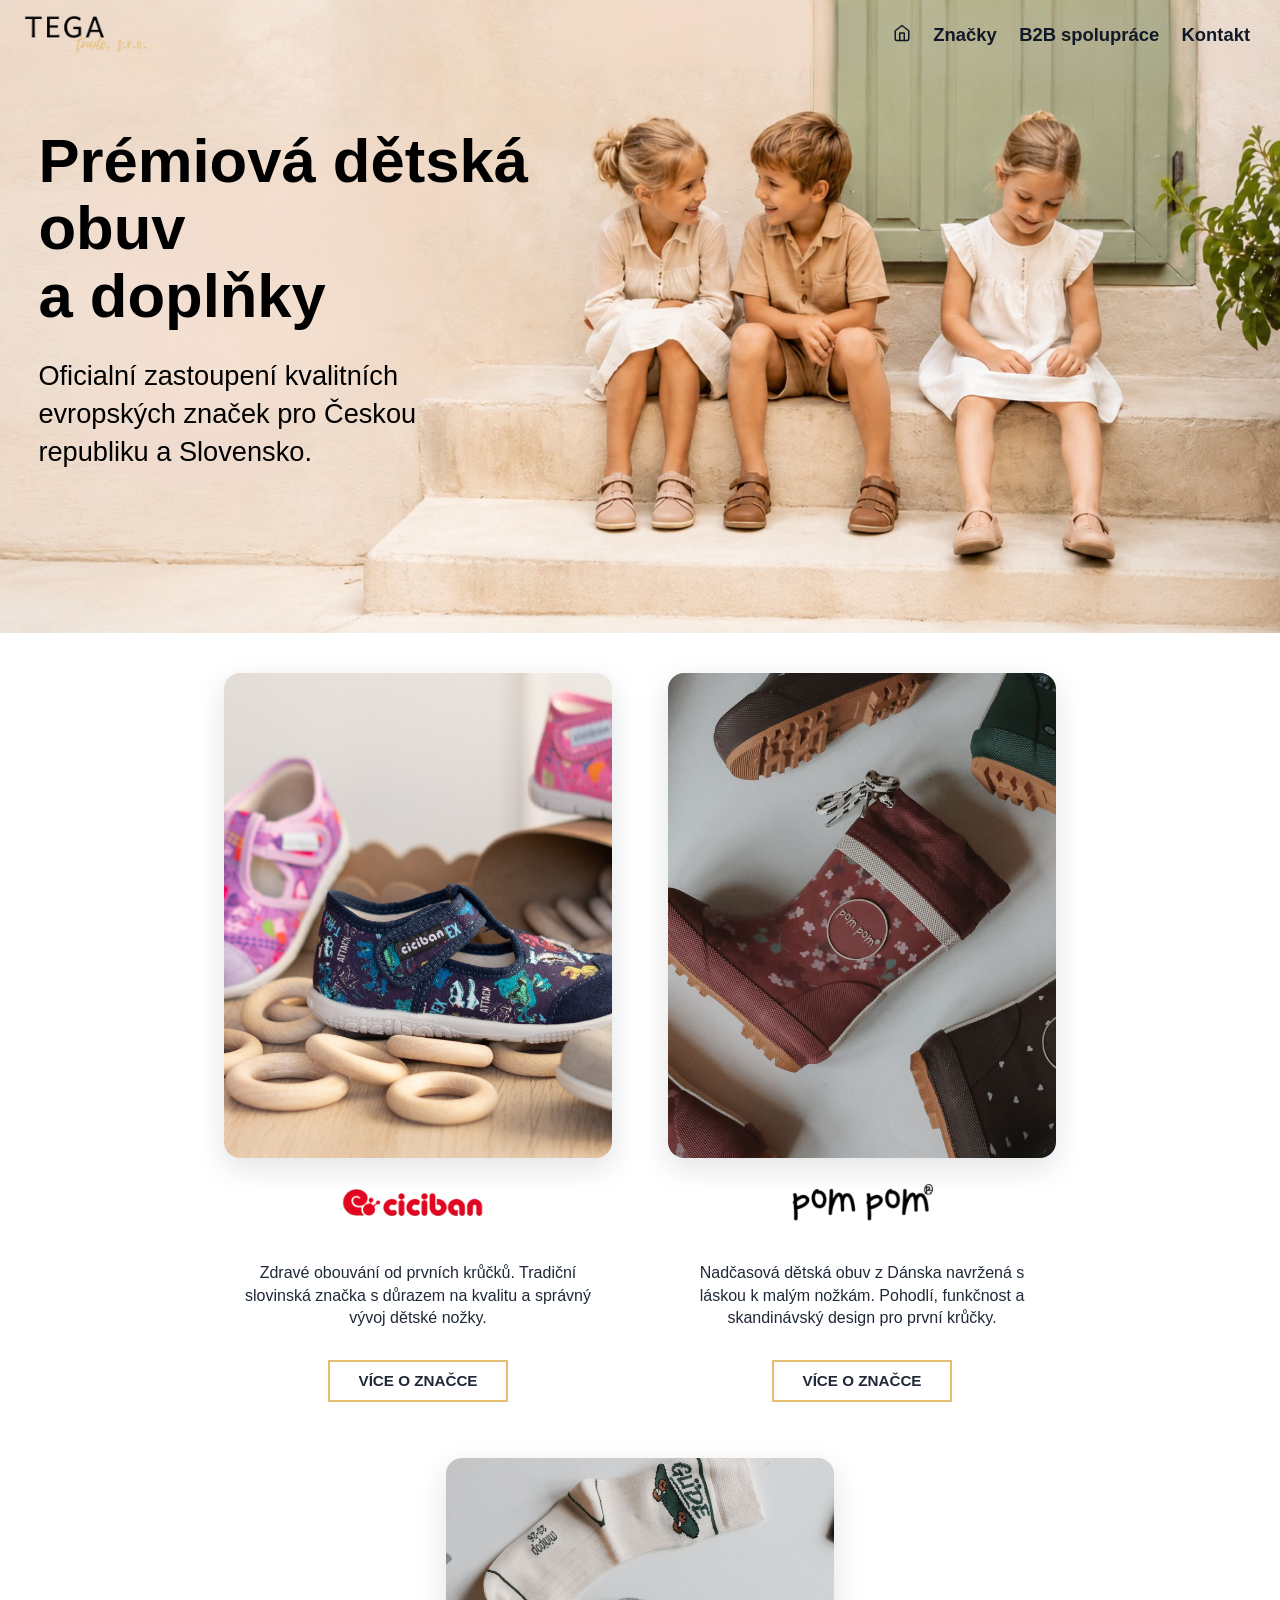
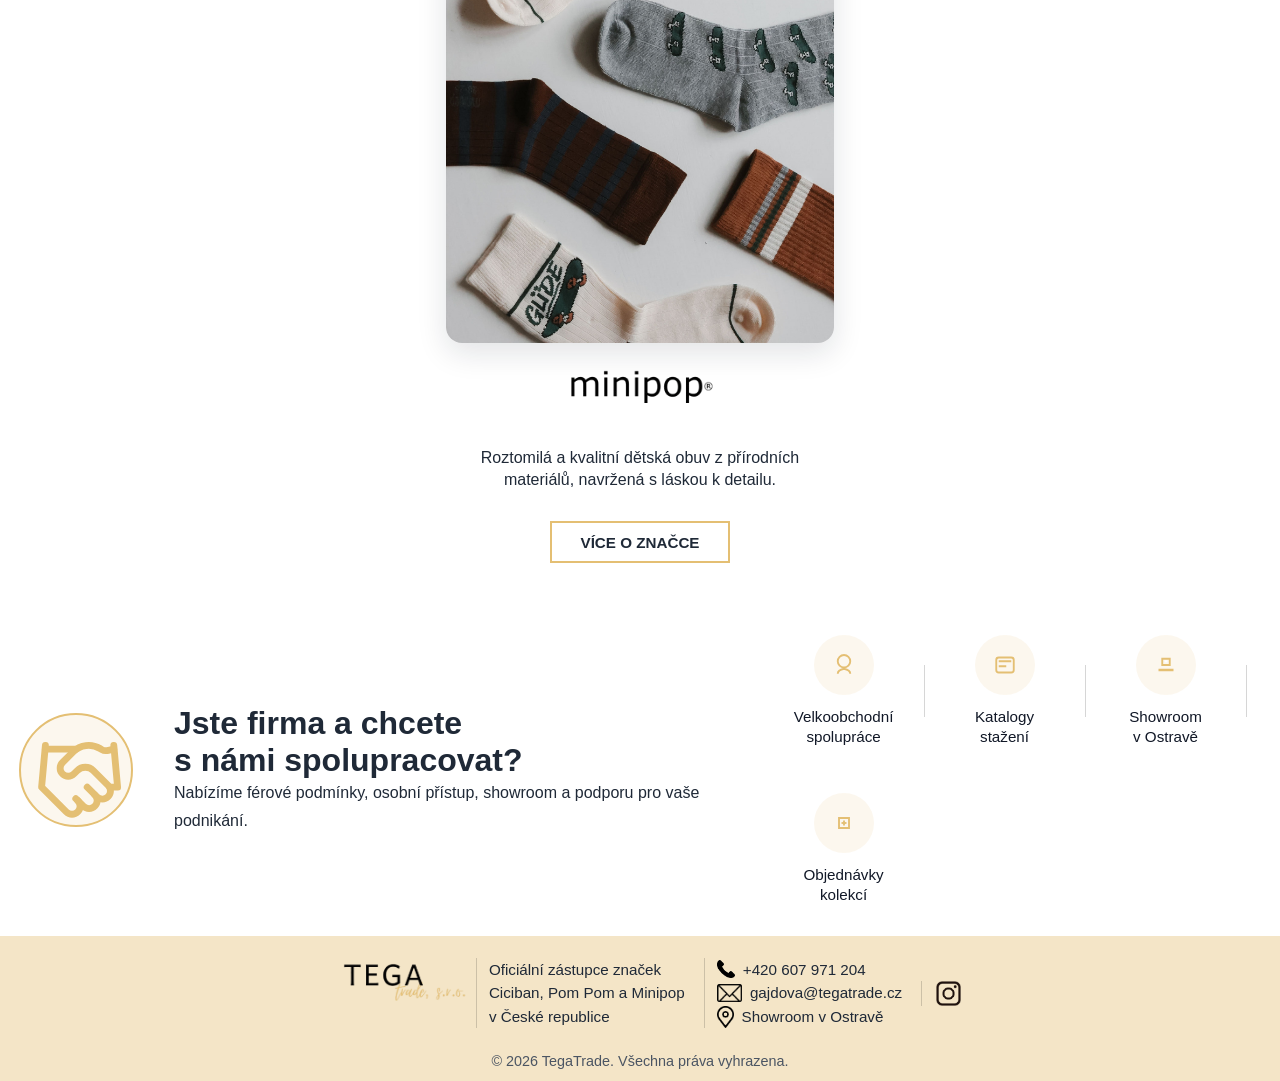
<file: index.html>
<!doctype html>
<html lang="en">
  <head>
    <meta charset="UTF-8" />
    <meta name="viewport" content="width=device-width, initial-scale=1.0" />
    <title>TegaTrade</title>
    <link rel="icon" href="obr/TegaTrade logo.png" />
    <link rel="stylesheet" href="styles/style.css" />
  </head>
  <body>
    <header class="hero-section">
      <a href="index.html"
        ><img src="obr/TegaTrade_logo-removebg-preview.png" class="logo-top"
      /></a>
      <nav class="navbar">
        <ul class="nav-list">
          <li class="nav-home">
            <a href="index.html" title="Domů">
              <svg
                viewBox="0 0 24 24"
                fill="none"
                stroke="currentColor"
                stroke-width="2"
              >
                <path d="M3 9l9-7 9 7v11a2 2 0 0 1-2 2H5a2 2 0 0 1-2-2z"></path>
                <polyline points="9 22 9 12 15 12 15 22"></polyline>
              </svg>
            </a>
          </li>
          <li><a href="#brands">Značky</a></li>
          <li><a href="#b2b">B2B spolupráce</a></li>
          <li><a href="pages/kontakt.html">Kontakt</a></li>
        </ul>
      </nav>
      <div class="hero-content">
        <h1 class="hero-title">
          Prémiová dětská <br />obuv <br />
          a doplňky
        </h1>
        <p class="hero-description">
          Oficialní zastoupení kvalitních evropských značek pro Českou republiku
          a Slovensko.
        </p>
      </div>
      <img src="obr/Hlavn baner.png" alt="Main banner" class="main-banner" />
    </header>
    <main>
      <div class="brand-row" id="brands">
        <div class="brand-box">
          <img
            src="obr/ciciban obrzaek.png"
            alt="brand-photo1"
            class="brand-photo"
          />
          <img
            src="obr/ciciban_logo-removebg-preview.png"
            alt="brand-logo"
            class="brand-logo"
          />
          <p class="brand-description">
            Zdravé obouvání od prvních krůčků. Tradiční slovinská značka s
            důrazem na kvalitu a správný vývoj dětské nožky.
          </p>
          <a href="https://ciciban-detskeboty.cz/" class="brand-link"
            >VÍCE O ZNAČCE</a
          >
        </div>

        <div class="brand-box">
          <img
            src="obr/pom pom obrazek.png"
            alt="brand-photo1"
            class="brand-photo"
          />
          <img
            src="obr/pom-pom-removebg-preview.png"
            alt="brand-logo"
            class="brand-logo"
          />
          <p class="brand-description">
            Nadčasová dětská obuv z Dánska navržená s láskou k malým nožkám.
            Pohodlí, funkčnost a skandinávský design pro první krůčky.
          </p>
          <a href="pages/stranka pompom.html" class="brand-link">VÍCE O ZNAČCE</a>
        </div>

        <div class="brand-box">
          <img
            src="obr/minipop obrazek.png"
            alt="brand-photo1"
            class="brand-photo"
          />
          <img
            src="obr/minipop_logo-removebg-preview.png"
            alt="brand-logo"
            class="brand-logo"
          />
          <p class="brand-description">
            Roztomilá a kvalitní dětská obuv z přírodních materiálů, navržená s
            láskou k detailu.
          </p>
          <a href="pages/minipop.html" class="brand-link">VÍCE O ZNAČCE</a>
        </div>
      </div>
      <div class="b2b-section" id="b2b">
        <div class="b2b-header">
          <div class="b2b-leading-icon">
            <svg viewBox="0 0 120 120" aria-hidden="true">
              <circle
                cx="60"
                cy="60"
                r="56"
                fill="rgba(228,191,115,0.12)"
                stroke="#e4bf73"
                stroke-width="2"
              />
              <g
                transform="translate(18,24) scale(3.8,3.8)"
                stroke="#e4bf73"
                stroke-width="1.8"
                fill="none"
                stroke-linecap="round"
                stroke-linejoin="round"
              >
                <path d="m11 17 2 2a1 1 0 1 0 3-3" />
                <path
                  d="m14 14 2.5 2.5a1 1 0 1 0 3-3l-3.88-3.88a3 3 0 0 0-4.24 0l-.88.88a1 1 0 1 1-3-3l2.81-2.81a5.79 5.79 0 0 1 7.06-.87l.47.28a2 2 0 0 0 1.42.25L21 4"
                />
                <path d="m21 3 1 11h-2" />
                <path d="M3 3 2 14l6.5 6.5a1 1 0 1 0 3-3" />
                <path d="M3 4h8" />
              </g>
            </svg>
          </div>
          <div class="b2b-meta">
            <h2 class="b2b-title">
              Jste firma a chcete <br />
              s námi spolupracovat?
            </h2>
            <p class="b2b-description">
              Nabízíme férové podmínky, osobní přístup, showroom a podporu pro
              vaše podnikání.
            </p>
          </div>
        </div>
        <div class="b2b-icons">
          <div class="b2b-icon-card">
            <div class="icon-circle">
              <svg viewBox="0 0 48 48" aria-hidden="true">
                <circle
                  cx="24"
                  cy="18"
                  r="10"
                  fill="none"
                  stroke="currentColor"
                  stroke-width="3"
                />
                <path
                  d="M14 38c0-6 10-8 10-8s10 2 10 8"
                  fill="none"
                  stroke="currentColor"
                  stroke-width="3"
                />
              </svg>
            </div>
            <span>Velkoobchodní <br />spolupráce</span>
          </div>
          <span class="b2b-divider"></span>
          <div class="b2b-icon-card">
            <div class="icon-circle">
              <svg viewBox="0 0 48 48" aria-hidden="true">
                <rect
                  x="10"
                  y="12"
                  width="28"
                  height="24"
                  rx="4"
                  fill="none"
                  stroke="currentColor"
                  stroke-width="3"
                />
                <path
                  d="M14 18h20M14 26h12"
                  fill="none"
                  stroke="currentColor"
                  stroke-width="3"
                />
              </svg>
            </div>
            <span>Katalogy <br />stažení</span>
          </div>
          <span class="b2b-divider"></span>
          <div class="b2b-icon-card">
            <div class="icon-circle">
              <svg viewBox="0 0 48 48" aria-hidden="true">
                <path d="M12 34h24v-4H12z" fill="currentColor" />
                <path
                  d="M18 14h12v10H18z"
                  fill="none"
                  stroke="currentColor"
                  stroke-width="3"
                />
                <path d="M22 18h4" fill="none" stroke="#fff" stroke-width="3" />
              </svg>
            </div>
            <span>Showroom <br />v Ostravě</span>
          </div>
          <span class="b2b-divider"></span>
          <div class="b2b-icon-card">
            <div class="icon-circle">
              <svg viewBox="0 0 48 48" aria-hidden="true">
                <path
                  d="M16 16h16v16H16z"
                  fill="none"
                  stroke="currentColor"
                  stroke-width="3"
                />
                <path
                  d="M24 20v8"
                  fill="none"
                  stroke="currentColor"
                  stroke-width="3"
                />
                <path
                  d="M20 24h8"
                  fill="none"
                  stroke="currentColor"
                  stroke-width="3"
                />
              </svg>
            </div>
            <span>Objednávky <br />kolekcí</span>
          </div>
        </div>
      </div>
    </main>
    <footer class="footer" id="kontakt">
      <a href="index.html"
        ><img src="obr/TegaTrade_logo-removebg-preview.png" class="logo-bottom"
      /></a>
      <div>
        <ul class="footer-list">
          <li>Oficiální zástupce značek</li>
          <li>Ciciban, Pom Pom a Minipop</li>
          <li>v České republice</li>
        </ul>
      </div>
      <div>
        <ul class="footer-list bottom-mobiele-line">
          <li>
            <img src="obr/phone.png" alt="phone number" class="contact-icon" />
            <a
              href="tel:+420607971204"
              class="contact-highlight"
              style="text-decoration: none"
              >+420 607 971 204</a
            >
          </li>
          <li>
            <img src="obr/email.png" alt="email" class="contact-icon" />
            <a
              href="mailto:gajdova@tegatrade.cz"
              class="contact-highlight"
              style="text-decoration: none"
              >gajdova@tegatrade.cz</a
            >
          </li>
          <li>
            <img src="obr/location.png" alt="location" class="location-icon" />
            Showroom v Ostravě
          </li>
        </ul>
        <a href="index.html"
          ><img
            src="obr/TegaTrade_logo-removebg-preview.png"
            alt="TegaTrade Logo mobile"
            class="TegaTrade-Logo-mobile"
        /></a>
      </div>
      <img src="obr/ig-logo.png" alt="ig-logo" class="ig-logo" />
      <span class="copyright">© 2026 TegaTrade. Všechna práva vyhrazena.</span>
    </footer>
    <script>
      document.querySelectorAll('a[href="#kontakt"]').forEach(function (link) {
        link.addEventListener("click", function (e) {
          e.preventDefault();
          var target = document.querySelector("#kontakt");
          target.scrollIntoView({ behavior: "smooth" });
          setTimeout(function () {
            var items = target.querySelectorAll(".contact-highlight");
            items.forEach(function (el) {
              el.classList.remove("flash");
              void el.offsetWidth;
              el.classList.add("flash");
            });
          }, 700);
        });
      });
    </script>
  </body>
</html>
</file>
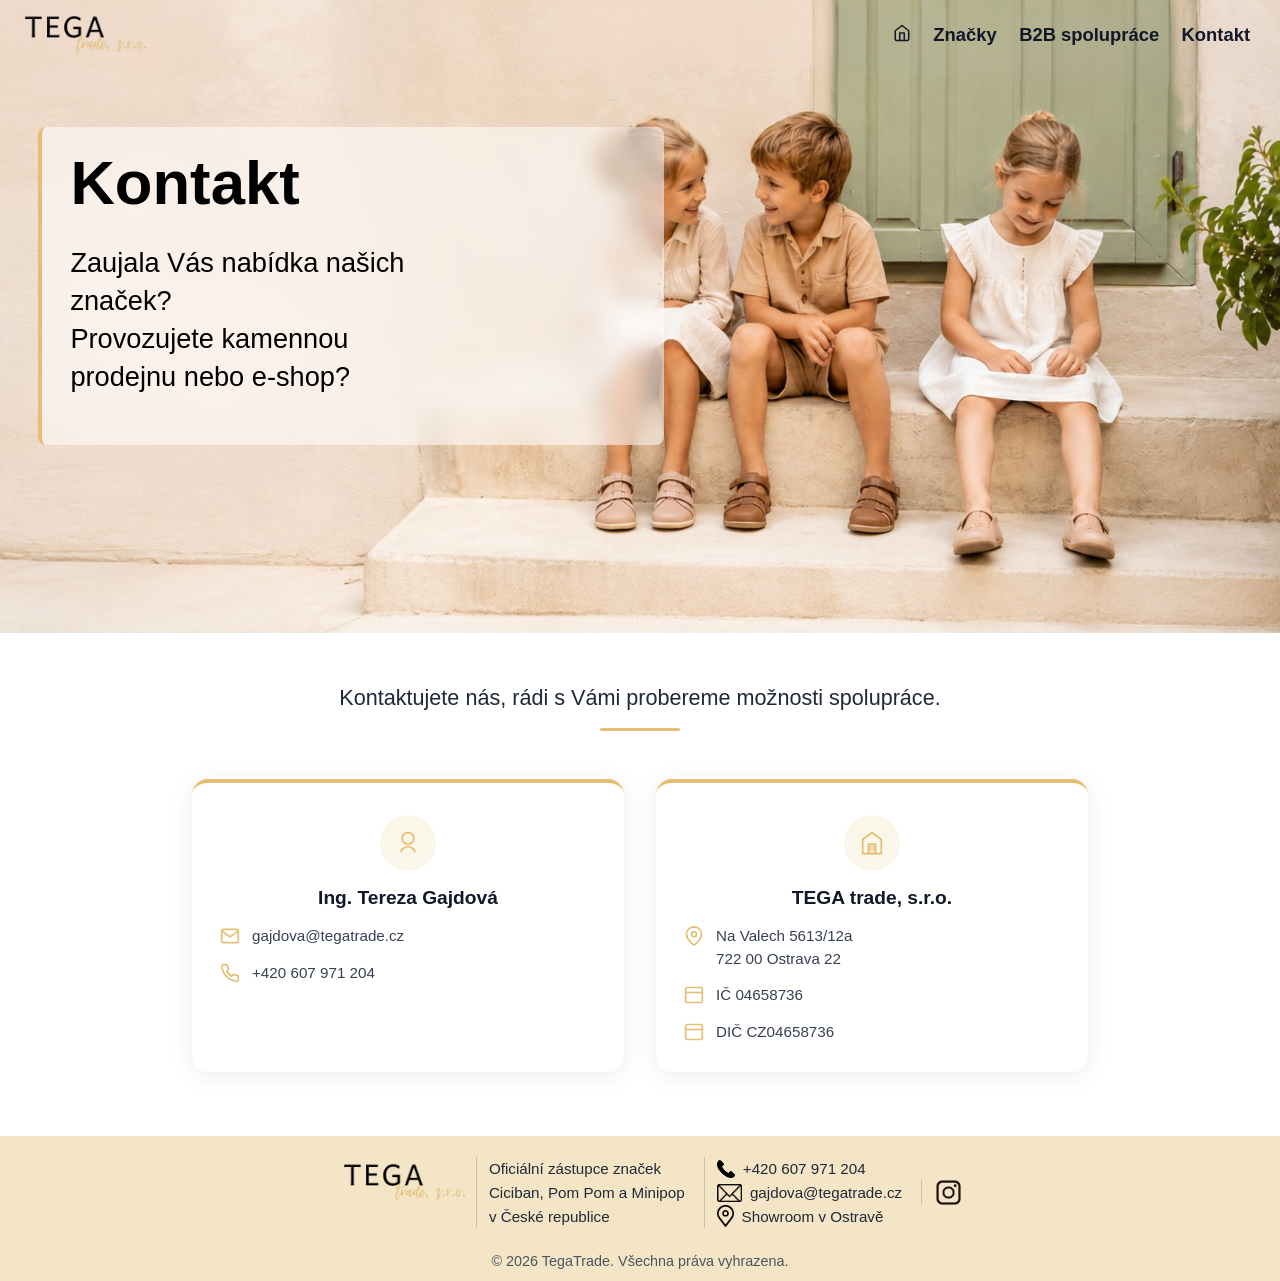
<file: kontakt.html>
<!doctype html>
<html lang="cs">
  <head>
    <meta charset="UTF-8" />
    <meta name="viewport" content="width=device-width, initial-scale=1.0" />
    <link rel="stylesheet" href="style.css" />
    <link rel="icon" href="TegaTrade logo.png" />
    <title>Kontakt | TegaTrade</title>
  </head>
  <body>
    <header class="hero-section">
      <a href="index.html"
        ><img src="TegaTrade_logo-removebg-preview.png" class="logo-top"
      /></a>
      <nav class="navbar">
        <ul class="nav-list">
          <li class="nav-home">
            <a href="index.html" title="Domů">
              <svg
                viewBox="0 0 24 24"
                fill="none"
                stroke="currentColor"
                stroke-width="2"
              >
                <path d="M3 9l9-7 9 7v11a2 2 0 0 1-2 2H5a2 2 0 0 1-2-2z"></path>
                <polyline points="9 22 9 12 15 12 15 22"></polyline>
              </svg>
            </a>
          </li>
          <li><a href="index.html#brands">Značky</a></li>
          <li><a href="index.html#b2b">B2B spolupráce</a></li>
          <li><a href="kontakt.html">Kontakt</a></li>
        </ul>
      </nav>
      <div class="hero-content hero-content-glass">
        <h1 class="hero-title">Kontakt</h1>
        <p class="hero-description">
          Zaujala Vás nabídka našich značek?<br />
          Provozujete kamennou prodejnu nebo e-shop?
        </p>
      </div>
      <img src="Hlavn baner.png" alt="Main banner" class="main-banner" />
    </header>
    <main>
      <div class="contact-intro">
        <p>Kontaktujete nás, rádi s Vámi probereme možnosti spolupráce.</p>
      </div>
      <div class="contact-cards">
        <div class="contact-card contact-card-person">
          <div class="contact-card-icon">
            <svg viewBox="0 0 48 48" aria-hidden="true">
              <circle
                cx="24"
                cy="16"
                r="10"
                fill="none"
                stroke="currentColor"
                stroke-width="3"
              />
              <path
                d="M12 40c0-8 12-10 12-10s12 2 12 10"
                fill="none"
                stroke="currentColor"
                stroke-width="3"
              />
            </svg>
          </div>
          <h2 class="contact-card-name">Ing. Tereza Gajdová</h2>
          <div class="contact-card-details">
            <div class="contact-line">
              <svg
                viewBox="0 0 24 24"
                fill="none"
                stroke="currentColor"
                stroke-width="2"
              >
                <path
                  d="M4 4h16c1.1 0 2 .9 2 2v12c0 1.1-.9 2-2 2H4c-1.1 0-2-.9-2-2V6c0-1.1.9-2 2-2z"
                />
                <polyline points="22,6 12,13 2,6" />
              </svg>
              <a href="mailto:gajdova@tegatrade.cz">gajdova@tegatrade.cz</a>
            </div>
            <div class="contact-line">
              <svg
                viewBox="0 0 24 24"
                fill="none"
                stroke="currentColor"
                stroke-width="2"
              >
                <path
                  d="M22 16.92v3a2 2 0 0 1-2.18 2 19.79 19.79 0 0 1-8.63-3.07 19.5 19.5 0 0 1-6-6 19.79 19.79 0 0 1-3.07-8.67A2 2 0 0 1 4.11 2h3a2 2 0 0 1 2 1.72 12.84 12.84 0 0 0 .7 2.81 2 2 0 0 1-.45 2.11L8.09 9.91a16 16 0 0 0 6 6l1.27-1.27a2 2 0 0 1 2.11-.45 12.84 12.84 0 0 0 2.81.7A2 2 0 0 1 22 16.92z"
                />
              </svg>
              <a href="tel:+420607971204">+420 607 971 204</a>
            </div>
          </div>
        </div>
        <div class="contact-card contact-card-company">
          <div class="contact-card-icon">
            <svg viewBox="0 0 48 48" aria-hidden="true">
              <path
                d="M8 42V18L24 6l16 12v24H8z"
                fill="none"
                stroke="currentColor"
                stroke-width="3"
              />
              <rect
                x="18"
                y="26"
                width="12"
                height="16"
                fill="none"
                stroke="currentColor"
                stroke-width="3"
              />
              <rect
                x="21"
                y="30"
                width="6"
                height="6"
                fill="none"
                stroke="currentColor"
                stroke-width="2"
              />
            </svg>
          </div>
          <h2 class="contact-card-name">TEGA trade, s.r.o.</h2>
          <div class="contact-card-details">
            <div class="contact-line">
              <svg
                viewBox="0 0 24 24"
                fill="none"
                stroke="currentColor"
                stroke-width="2"
              >
                <path d="M21 10c0 7-9 13-9 13s-9-6-9-13a9 9 0 0 1 18 0z" />
                <circle cx="12" cy="10" r="3" />
              </svg>
              <span>Na Valech 5613/12a<br />722 00 Ostrava 22</span>
            </div>
            <div class="contact-line">
              <svg
                viewBox="0 0 24 24"
                fill="none"
                stroke="currentColor"
                stroke-width="2"
              >
                <rect x="2" y="3" width="20" height="18" rx="2" ry="2" />
                <line x1="2" y1="9" x2="22" y2="9" />
              </svg>
              <span>IČ 04658736</span>
            </div>
            <div class="contact-line">
              <svg
                viewBox="0 0 24 24"
                fill="none"
                stroke="currentColor"
                stroke-width="2"
              >
                <rect x="2" y="3" width="20" height="18" rx="2" ry="2" />
                <line x1="2" y1="9" x2="22" y2="9" />
              </svg>
              <span>DIČ CZ04658736</span>
            </div>
          </div>
        </div>
      </div>
    </main>
    <footer class="footer" id="kontakt">
      <a href="index.html"
        ><img src="TegaTrade_logo-removebg-preview.png" class="logo-bottom"
      /></a>
      <div>
        <ul class="footer-list">
          <li>Oficiální zástupce značek</li>
          <li>Ciciban, Pom Pom a Minipop</li>
          <li>v České republice</li>
        </ul>
      </div>
      <div>
        <ul class="footer-list bottom-mobiele-line">
          <li>
            <img src="phone.png" alt="phone number" class="contact-icon" />
            <a
              href="tel:+420607971204"
              class="contact-highlight"
              style="text-decoration: none"
              >+420 607 971 204</a
            >
          </li>
          <li>
            <img src="email.png" alt="email" class="contact-icon" />
            <a
              href="mailto:gajdova@tegatrade.cz"
              class="contact-highlight"
              style="text-decoration: none"
              >gajdova@tegatrade.cz</a
            >
          </li>
          <li>
            <img src="location.png" alt="location" class="location-icon" />
            Showroom v Ostravě
          </li>
        </ul>
        <a href="index.html"
          ><img
            src="TegaTrade_logo-removebg-preview.png"
            alt="TegaTrade Logo mobile"
            class="TegaTrade-Logo-mobile"
        /></a>
      </div>
      <img src="ig-logo.png" alt="ig-logo" class="ig-logo" />
      <span class="copyright">© 2026 TegaTrade. Všechna práva vyhrazena.</span>
    </footer>
    <script>
      document.querySelectorAll('a[href="#kontakt"]').forEach(function (link) {
        link.addEventListener("click", function (e) {
          e.preventDefault();
          var target = document.querySelector("#kontakt");
          target.scrollIntoView({ behavior: "smooth" });
          setTimeout(function () {
            var items = target.querySelectorAll(".contact-highlight");
            items.forEach(function (el) {
              el.classList.remove("flash");
              void el.offsetWidth;
              el.classList.add("flash");
            });
          }, 700);
        });
      });
    </script>
  </body>
</html>
</file>
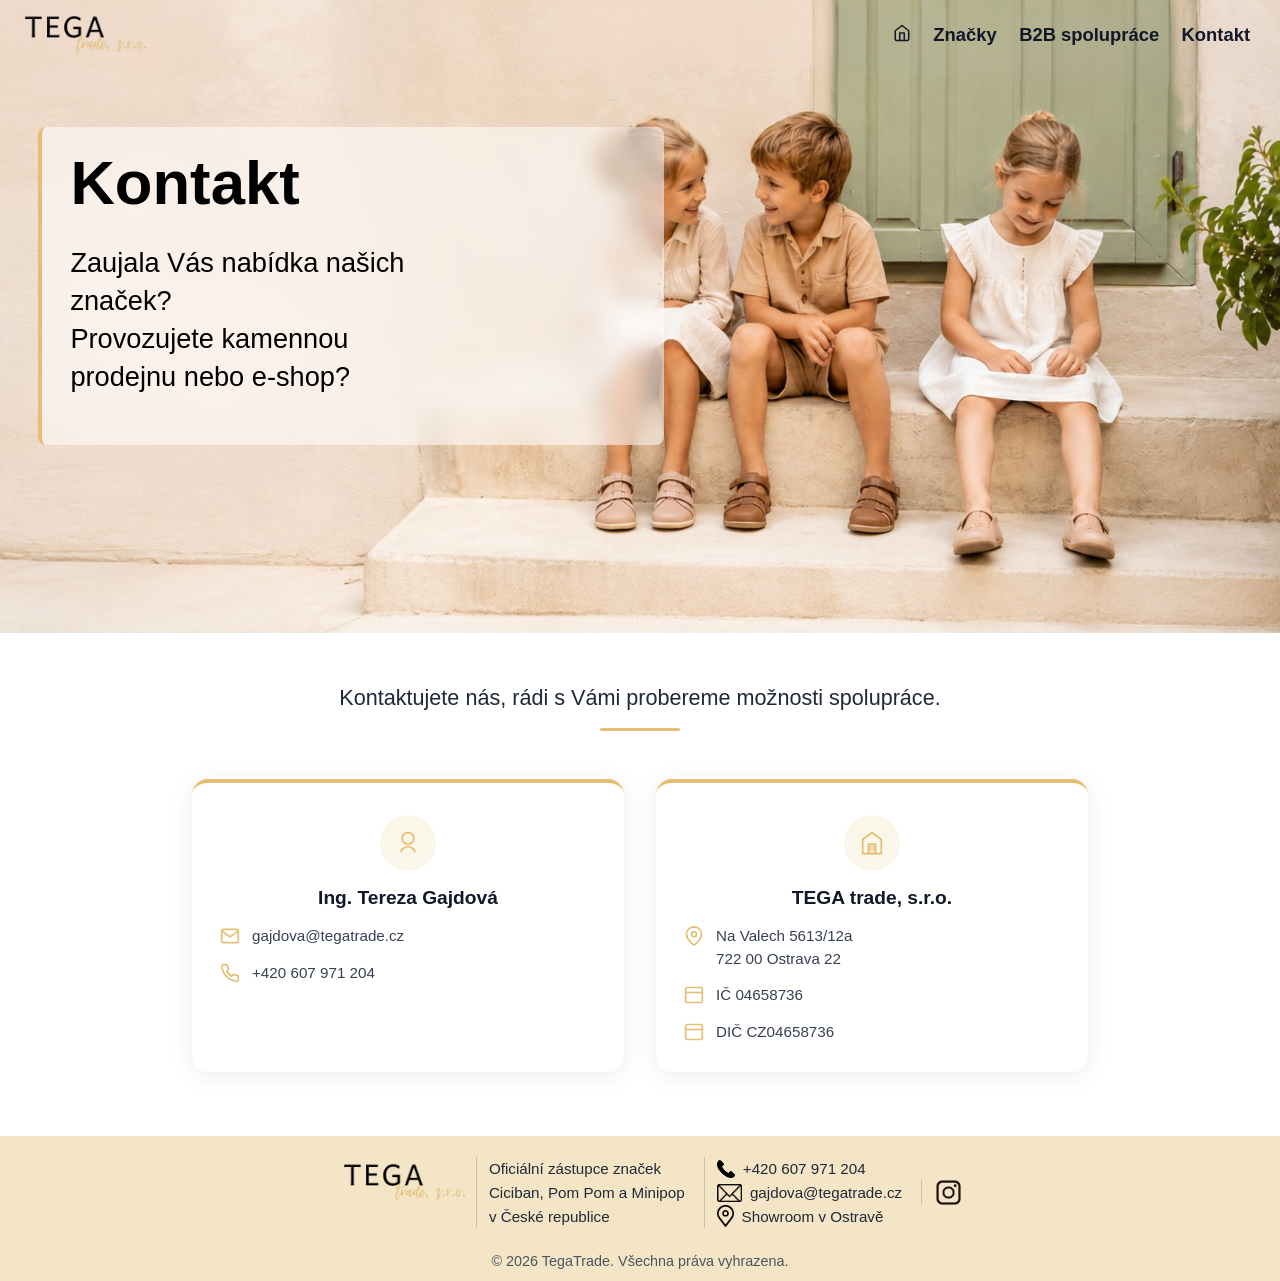
<file: pages/kontakt.html>
<!doctype html>
<html lang="cs">
  <head>
    <meta charset="UTF-8" />
    <meta name="viewport" content="width=device-width, initial-scale=1.0" />
    <link rel="stylesheet" href="../styles/style.css" />
    <link rel="icon" href="../obr/TegaTrade logo.png" />
    <title>Kontakt | TegaTrade</title>
  </head>
  <body>
    <header class="hero-section">
      <a href="../index.html"
        ><img src="../obr/TegaTrade_logo-removebg-preview.png" class="logo-top"
      /></a>
      <nav class="navbar">
        <ul class="nav-list">
          <li class="nav-home">
            <a href="../index.html" title="Domů">
              <svg
                viewBox="0 0 24 24"
                fill="none"
                stroke="currentColor"
                stroke-width="2"
              >
                <path d="M3 9l9-7 9 7v11a2 2 0 0 1-2 2H5a2 2 0 0 1-2-2z"></path>
                <polyline points="9 22 9 12 15 12 15 22"></polyline>
              </svg>
            </a>
          </li>
          <li><a href="../index.html#brands">Značky</a></li>
          <li><a href="../index.html#b2b">B2B spolupráce</a></li>
          <li><a href="kontakt.html">Kontakt</a></li>
        </ul>
      </nav>
      <div class="hero-content hero-content-glass">
        <h1 class="hero-title">Kontakt</h1>
        <p class="hero-description">
          Zaujala Vás nabídka našich značek?<br />
          Provozujete kamennou prodejnu nebo e-shop?
        </p>
      </div>
      <img src="../obr/Hlavn baner.png" alt="Main banner" class="main-banner" />
    </header>
    <main>
      <div class="contact-intro">
        <p>Kontaktujete nás, rádi s Vámi probereme možnosti spolupráce.</p>
      </div>
      <div class="contact-cards">
        <div class="contact-card contact-card-person">
          <div class="contact-card-icon">
            <svg viewBox="0 0 48 48" aria-hidden="true">
              <circle
                cx="24"
                cy="16"
                r="10"
                fill="none"
                stroke="currentColor"
                stroke-width="3"
              />
              <path
                d="M12 40c0-8 12-10 12-10s12 2 12 10"
                fill="none"
                stroke="currentColor"
                stroke-width="3"
              />
            </svg>
          </div>
          <h2 class="contact-card-name">Ing. Tereza Gajdová</h2>
          <div class="contact-card-details">
            <div class="contact-line">
              <svg
                viewBox="0 0 24 24"
                fill="none"
                stroke="currentColor"
                stroke-width="2"
              >
                <path
                  d="M4 4h16c1.1 0 2 .9 2 2v12c0 1.1-.9 2-2 2H4c-1.1 0-2-.9-2-2V6c0-1.1.9-2 2-2z"
                />
                <polyline points="22,6 12,13 2,6" />
              </svg>
              <a href="mailto:gajdova@tegatrade.cz">gajdova@tegatrade.cz</a>
            </div>
            <div class="contact-line">
              <svg
                viewBox="0 0 24 24"
                fill="none"
                stroke="currentColor"
                stroke-width="2"
              >
                <path
                  d="M22 16.92v3a2 2 0 0 1-2.18 2 19.79 19.79 0 0 1-8.63-3.07 19.5 19.5 0 0 1-6-6 19.79 19.79 0 0 1-3.07-8.67A2 2 0 0 1 4.11 2h3a2 2 0 0 1 2 1.72 12.84 12.84 0 0 0 .7 2.81 2 2 0 0 1-.45 2.11L8.09 9.91a16 16 0 0 0 6 6l1.27-1.27a2 2 0 0 1 2.11-.45 12.84 12.84 0 0 0 2.81.7A2 2 0 0 1 22 16.92z"
                />
              </svg>
              <a href="tel:+420607971204">+420 607 971 204</a>
            </div>
          </div>
        </div>
        <div class="contact-card contact-card-company">
          <div class="contact-card-icon">
            <svg viewBox="0 0 48 48" aria-hidden="true">
              <path
                d="M8 42V18L24 6l16 12v24H8z"
                fill="none"
                stroke="currentColor"
                stroke-width="3"
              />
              <rect
                x="18"
                y="26"
                width="12"
                height="16"
                fill="none"
                stroke="currentColor"
                stroke-width="3"
              />
              <rect
                x="21"
                y="30"
                width="6"
                height="6"
                fill="none"
                stroke="currentColor"
                stroke-width="2"
              />
            </svg>
          </div>
          <h2 class="contact-card-name">TEGA trade, s.r.o.</h2>
          <div class="contact-card-details">
            <div class="contact-line">
              <svg
                viewBox="0 0 24 24"
                fill="none"
                stroke="currentColor"
                stroke-width="2"
              >
                <path d="M21 10c0 7-9 13-9 13s-9-6-9-13a9 9 0 0 1 18 0z" />
                <circle cx="12" cy="10" r="3" />
              </svg>
              <span>Na Valech 5613/12a<br />722 00 Ostrava 22</span>
            </div>
            <div class="contact-line">
              <svg
                viewBox="0 0 24 24"
                fill="none"
                stroke="currentColor"
                stroke-width="2"
              >
                <rect x="2" y="3" width="20" height="18" rx="2" ry="2" />
                <line x1="2" y1="9" x2="22" y2="9" />
              </svg>
              <span>IČ 04658736</span>
            </div>
            <div class="contact-line">
              <svg
                viewBox="0 0 24 24"
                fill="none"
                stroke="currentColor"
                stroke-width="2"
              >
                <rect x="2" y="3" width="20" height="18" rx="2" ry="2" />
                <line x1="2" y1="9" x2="22" y2="9" />
              </svg>
              <span>DIČ CZ04658736</span>
            </div>
          </div>
        </div>
      </div>
    </main>
    <footer class="footer" id="kontakt">
      <a href="../index.html"
        ><img src="../obr/TegaTrade_logo-removebg-preview.png" class="logo-bottom"
      /></a>
      <div>
        <ul class="footer-list">
          <li>Oficiální zástupce značek</li>
          <li>Ciciban, Pom Pom a Minipop</li>
          <li>v České republice</li>
        </ul>
      </div>
      <div>
        <ul class="footer-list bottom-mobiele-line">
          <li>
            <img src="../obr/phone.png" alt="phone number" class="contact-icon" />
            <a
              href="tel:+420607971204"
              class="contact-highlight"
              style="text-decoration: none"
              >+420 607 971 204</a
            >
          </li>
          <li>
            <img src="../obr/email.png" alt="email" class="contact-icon" />
            <a
              href="mailto:gajdova@tegatrade.cz"
              class="contact-highlight"
              style="text-decoration: none"
              >gajdova@tegatrade.cz</a
            >
          </li>
          <li>
            <img src="../obr/location.png" alt="location" class="location-icon" />
            Showroom v Ostravě
          </li>
        </ul>
        <a href="../index.html"
          ><img
            src="../obr/TegaTrade_logo-removebg-preview.png"
            alt="TegaTrade Logo mobile"
            class="TegaTrade-Logo-mobile"
        /></a>
      </div>
      <img src="../obr/ig-logo.png" alt="ig-logo" class="ig-logo" />
      <span class="copyright">© 2026 TegaTrade. Všechna práva vyhrazena.</span>
    </footer>
    <script>
      document.querySelectorAll('a[href="#kontakt"]').forEach(function (link) {
        link.addEventListener("click", function (e) {
          e.preventDefault();
          var target = document.querySelector("#kontakt");
          target.scrollIntoView({ behavior: "smooth" });
          setTimeout(function () {
            var items = target.querySelectorAll(".contact-highlight");
            items.forEach(function (el) {
              el.classList.remove("flash");
              void el.offsetWidth;
              el.classList.add("flash");
            });
          }, 700);
        });
      });
    </script>
  </body>
</html>
</file>
<file: styles/style.css>
:root {
  --brand-color: #e4bf73;
}

@keyframes highlight-flash {
  0% {
    color: inherit;
  }
  25% {
    color: var(--brand-color);
  }
  100% {
    color: inherit;
  }
}

.contact-highlight {
  color: inherit;
}

.contact-highlight.flash {
  animation: highlight-flash 2.5s ease-in-out forwards;
}
html,
body {
  margin: 0;
  padding: 0;
  font-family: Arial, Helvetica, sans-serif;
  background: #fff;
  color: #1f2937;
  scroll-behavior: smooth;
}

.hero-section {
  position: relative;
  width: 100%;
}

.logo-top {
  position: absolute;
  width: 150px;
  height: auto;
  align-self: flex-start;
  z-index: 20;
}

.logo-bottom {
  width: 150px;
  height: auto;
}

.main-banner {
  display: block;
  width: 100vw;
  max-width: 100%;
  height: auto;
  max-height: 85vh;
  object-fit: cover;
  object-position: center;
}

.navbar {
  position: absolute;
  top: 0;
  right: 0;
  left: 0;
  z-index: 10;
  display: flex;
  justify-content: flex-end;
  padding: 16px 18px;
}

.nav-list {
  display: flex;
  flex-wrap: wrap;
  gap: clamp(0.35rem, 0.9vw, 0.75rem) clamp(0.6rem, 1.8vw, 1.4rem);
  margin: 0;
  padding: 0.5rem 0.75rem;
  list-style: none;
}

.nav-list li {
  display: flex;
}

.nav-list a {
  text-decoration: none;
  color: #111827;
  font-weight: 600;
  font-size: 1.15rem;
  position: relative;
  transition: color 0.2s;
}

.nav-home {
  display: none;
}

.nav-list svg {
  width: 18px;
  height: 18px;
  stroke-linecap: round;
  stroke-linejoin: round;
}

.nav-list a::after {
  content: "";
  position: absolute;
  left: 0;
  bottom: -2px;
  width: 0;
  height: 2px;
  background: var(--brand-color);
  transition: width 0.25s ease;
}

.nav-list a:hover {
  color: #b8943b;
}

.nav-list a:hover::after {
  width: 100%;
}

.hero-title {
  font-size: 3.85rem;
  line-height: 1.1;
  margin: 0;
  color: #000;
}

.hero-description {
  font-size: 1.7rem;
  line-height: 1.4;
  max-width: 60%;
  color: #000;
}

.hero-content {
  position: absolute;
  top: 20%;
  left: 3%;
  z-index: 5;
  max-width: 42rem;
}

.hero-content-glass {
  background: rgba(255, 255, 255, 0.55);
  backdrop-filter: blur(10px);
  padding: 22px 28px;
  border-radius: 8px;
  border-left: 4px solid var(--brand-color);
}

.brand-row {
  display: flex;
  flex-direction: row;
  flex-wrap: wrap;
  justify-content: center;
  align-items: stretch;
  gap: 24px;
  padding: 24px 16px;
}

.brand-box {
  display: flex;
  flex-direction: column;
  align-items: center;
  width: min(100%, 420px);
  margin: 0;
  padding: 16px;
  gap: 14px;
  box-sizing: border-box;
}

@media (max-width: 768px) {
  .brand-row {
    flex-direction: column;
    align-items: center;
  }

  .brand-box {
    width: 100%;
  }

  .main-banner {
    max-height: 50vh;
  }

  .nav-list a {
    font-size: 0.75rem;
    text-shadow: 0 0 6px rgba(255, 255, 255, 0.85);
  }

  .nav-home {
    display: flex;
  }

  .hero-title {
    font-size: 1.6rem;
    margin-top: 10px;
    color: #000;
  }

  .hero-description {
    font-size: 0.85rem;
    max-width: 80%;
    color: #000;
  }

  .hero-content-glass {
    position: relative;
    top: auto;
    left: auto;
    transform: none;
    max-width: 100%;
    margin: 0;
    background: rgba(255, 255, 255, 0.92);
    border-radius: 0;
    padding: 20px 18px;
    border-left: 4px solid var(--brand-color);
  }
}

.brand-photo {
  display: block;
  width: 100%;
  aspect-ratio: 4 / 5;
  height: auto;
  object-fit: cover;
  object-position: center;
  border-radius: 16px;
  box-shadow: 0 10px 30px rgba(17, 24, 39, 0.12);
  transition:
    transform 0.3s ease,
    box-shadow 0.3s ease;
}

.brand-box:hover .brand-photo {
  transform: translateY(-6px);
  box-shadow: 0 16px 40px rgba(17, 24, 39, 0.18);
}

.brand-logo {
  display: block;
  width: 40%;
  height: 60px;
  object-fit: contain;
  align-self: center;
}

.brand-description {
  font-size: medium;
  line-height: 1.4;
  text-align: center;
  max-width: 90%;
  align-self: center;
}

.brand-link {
  display: inline-flex;
  align-items: center;
  justify-content: center;
  width: 180px;
  min-height: 42px;
  margin-top: auto;
  padding: 0 14px;
  border: 2px solid var(--brand-color);
  text-decoration: none;
  color: #1f2937;
  font-size: 0.95rem;
  font-weight: 600;
  align-self: center;
  text-align: center;
  box-sizing: border-box;
  transition:
    background-color 0.2s ease,
    color 0.2s ease;
}

.brand-link:hover {
  background-color: var(--brand-color);
  color: #fff;
}

.b2b-section {
  display: flex;
  align-items: center;
  justify-content: center;
  gap: 18px;
  width: 100%;
  padding: 18px 16px;
  background-color: #fff;
}

.b2b-meta {
  display: flex;
  flex-direction: column;
  margin-right: 0;
  margin-left: 20px;
}

.b2b-header {
  display: flex;
  justify-content: flex-start;
  gap: 18px;
}

.b2b-title {
  font-size: clamp(1.5rem, 3.2vw, 2rem);
  font-weight: 700;
  margin: 0;
  text-align: left;
}

.sub-title {
  font-size: clamp(1.5rem, 3.2vw, 2rem);
  font-weight: 600;
  margin: 0;
  text-align: center;
  align-self: center;
}

.b2b-description {
  font-size: 1rem;
  line-height: 1.75;
  width: 100%;
  max-width: 34rem;
  margin: 0;
  text-align: left;
}

.b2b-icons {
  display: flex;
  align-items: center;
  gap: 18px;
  flex-wrap: wrap;
}

.b2b-leading-icon {
  display: flex;
  align-items: center;
  justify-content: center;
  flex: 0 0 120px;
  min-width: 120px;
}

.b2b-leading-icon svg {
  width: 100%;
  height: auto;
  display: block;
}

.vyhody {
  display: flex;
  flex-direction: row;
  flex-wrap: wrap;
  justify-content: center;
  gap: 40px;
  max-width: 64rem;
  margin: 32px auto 64px;
  padding: 0 20px;
}

.vyhoda-card {
  display: flex;
  flex-direction: column;
  align-items: center;
  text-align: center;
  flex: 1 1 260px;
  max-width: 300px;
  gap: 16px;
}

.svg-content {
  display: block;
  width: 100%;
  height: auto;
  aspect-ratio: 4 / 5;
  object-fit: cover;
  object-position: center;
  border-radius: 16px;
  box-shadow: 0 10px 30px rgba(17, 24, 39, 0.12);
  transition:
    transform 0.3s ease,
    box-shadow 0.3s ease;
}

.vyhoda-card:hover .svg-content {
  transform: translateY(-6px);
  box-shadow: 0 16px 40px rgba(17, 24, 39, 0.18);
}

.vyhoda-card .sub-title {
  font-size: 1.15rem;
  font-weight: 600;
  margin: 0;
  text-align: center;
  align-self: center;
}

.vyhoda-card .b2b-description {
  font-size: 0.95rem;
  line-height: 1.65;
  max-width: 28rem;
  text-align: center;
}

.b2b-icon-card {
  display: flex;
  flex-direction: column;
  align-items: center;
  gap: 12px;
  padding: 14px 12px;
  min-width: 100px;
  text-align: center;
  color: #111827;
}

.b2b-icon-card svg {
  width: 48px;
  height: 48px;
  color: var(--brand-color);
}

.b2b-icon-card .icon-circle {
  width: 60px;
  height: 60px;
  background: rgba(228, 191, 115, 0.12);
  border-radius: 50%;
  display: flex;
  align-items: center;
  justify-content: center;
  flex-shrink: 0;
}

.b2b-icon-card .icon-circle svg {
  width: 30px;
  height: 30px;
}

.b2b-icon-card span {
  display: block;
  font-size: 0.95rem;
  line-height: 1.3;
}

.b2b-divider {
  display: inline-flex;
  width: 1px;
  height: 52px;
  background: rgba(0, 0, 0, 0.16);
  flex-shrink: 0;
}

.footer {
  background-color: rgba(228, 191, 115, 0.4);
  padding: 12px 0;
  width: 100%;
  display: flex;
  flex-direction: row;
  flex-wrap: wrap;
  align-items: center;
  justify-content: center;
  gap: 7px;
}

.footer > div {
  padding: 0 12px;
}

.footer > div:not(:first-child) {
  border-left: 1px solid rgba(0, 0, 0, 0.16);
}

.footer-list {
  list-style: none;
  margin: 0;
  line-height: 1.55;
  padding: 0;
  font-size: 0.95rem;
}

.footer-list li {
  display: flex;
  align-items: center;
  gap: 8px;
}
.ig-logo {
  height: 25px;
  width: auto;
  display: block;
  border-left: 1px solid rgba(0, 0, 0, 0.16);
  padding-left: 14px;
  transition: opacity 0.2s;
}

.footerpic {
  height: auto;
  width: 200px;
  display: block;
  padding-left: 14px;
  object-fit: contain;
}

.ig-logo:hover {
  opacity: 0.7;
}

.contact-icon {
  height: 18px;
  width: auto;
  display: block;
}
.location-icon {
  height: 22px;
  width: auto;
  display: block;
}

.copyright {
  font-size: 0.9rem;
  flex-basis: 100%;
  width: 100%;
  text-align: center;
  padding-top: 8px;
  margin-top: 0;
  color: #4b5563;
}

.TegaTrade-Logo-mobile {
  display: none;
}
@media (max-width: 860px) {
  .TegaTrade-Logo-mobile {
    display: block;
    width: 120px;
    height: auto;
    margin: 0 auto;
    margin-bottom: 12px;
  }

  .logo-top {
    display: none;
  }

  .footer {
    display: flex;
    flex-direction: column;
    align-items: center;
    gap: 12px;
  }

  .b2b-section {
    flex-direction: column;
    align-items: center;
    justify-content: center;
    gap: 24px;
    padding: 20px 16px 24px;
  }

  .logo-bottom {
    display: none;
  }

  .ig-logo {
    height: 20px;
    width: auto;
    display: block;
    border-left: none;
    padding-left: 0;
    padding-top: 8px;
    margin-top: 0;
  }

  .footerpic {
    display: none;
  }

  .footer > div:not(:first-child) {
    border-left: none;
  }

  .bottom-mobiele-line {
    border-bottom: 1px solid rgba(0, 0, 0, 0.16);
    padding-bottom: 12px;
    margin-bottom: 12px;
  }

  .footer-list {
    line-height: 1.6;
  }

  .b2b-meta {
    width: 100%;
    max-width: 34rem;
    align-items: center;
    text-align: center;
    margin-left: 0;
    padding: 0 10px;
  }

  .b2b-header {
    flex-direction: column;
    align-items: center;
  }

  .b2b-description {
    max-width: 100%;
    width: 100%;
    font-size: 0.95rem;
    margin: 0;
    padding: 0;
    text-align: center;
  }

  .b2b-title {
    text-align: center;
    align-self: center;
  }

  .b2b-icons {
    justify-content: center;
    gap: 12px;
  }

  .b2b-icon-card {
    min-width: auto;
    width: calc(50% - 14px);
    flex-direction: column;
    align-items: center;
    justify-content: center;
    text-align: center;
    border-radius: 12px;
    margin-left: 0;
    padding: 14px 10px;
    box-shadow: inset 0 0 0 1px rgba(17, 24, 39, 0.06);
    background-color: rgba(255, 255, 255, 0.6);
  }

  .b2b-leading-icon {
    display: none;
  }

  .b2b-divider {
    display: none;
  }

  .vyhody {
    gap: 20px;
    margin-top: 24px;
    padding: 0 16px;
  }

  .vyhoda-card {
    flex: 1 1 100%;
    max-width: 100%;
  }
}

@media (max-width: 480px) {
  .main-banner {
    max-height: 45vh;
  }

  .nav-list a {
    font-size: 0.65rem;
    text-shadow: 0 0 6px rgba(255, 255, 255, 0.85);
  }

  .hero-title {
    font-size: 1.3rem;
    color: #000;
  }

  .hero-description {
    font-size: 0.75rem;
    max-width: 100%;
    color: #000;
  }

  .hero-content-glass {
    position: relative;
    top: auto;
    left: auto;
    transform: none;
    max-width: 100%;
    margin: 0;
    background: rgba(255, 255, 255, 0.92);
    border-radius: 0;
    padding: 14px 14px;
    border-left: 4px solid var(--brand-color);
  }
}

@media (max-width: 620px) {
  .b2b-section {
    padding: 18px 14px;
  }
}

.contact-intro {
  text-align: center;
  max-width: 48rem;
  margin: 48px auto 0;
  padding: 0 20px;
}

.contact-intro p {
  font-size: clamp(1.1rem, 2vw, 1.35rem);
  line-height: 1.6;
  color: #1f2937;
  margin: 0;
  position: relative;
  display: inline-block;
}

.contact-intro p::after {
  content: "";
  display: block;
  width: 80px;
  height: 3px;
  background: var(--brand-color);
  margin: 12px auto 0;
  border-radius: 2px;
}

.contact-cards {
  display: flex;
  flex-wrap: wrap;
  justify-content: center;
  gap: 32px;
  max-width: 56rem;
  margin: 48px auto 64px;
  padding: 0 20px;
}

.contact-card {
  flex: 1 1 300px;
  max-width: 420px;
  background: #fff;
  border-radius: 16px;
  padding: 32px 28px 28px;
  box-shadow: 0 4px 24px rgba(17, 24, 39, 0.08);
  border-top: 4px solid var(--brand-color);
  display: flex;
  flex-direction: column;
  align-items: center;
  gap: 16px;
  transition:
    transform 0.3s ease,
    box-shadow 0.3s ease;
}

.contact-card:hover {
  transform: translateY(-4px);
  box-shadow: 0 12px 36px rgba(17, 24, 39, 0.14);
}

.contact-card-icon {
  width: 56px;
  height: 56px;
  background: rgba(228, 191, 115, 0.15);
  border-radius: 50%;
  display: flex;
  align-items: center;
  justify-content: center;
  color: var(--brand-color);
}

.contact-card-icon svg {
  width: 28px;
  height: 28px;
}

.contact-card-name {
  font-size: 1.2rem;
  font-weight: 700;
  color: #111827;
  margin: 0;
  text-align: center;
}

.contact-card-details {
  display: flex;
  flex-direction: column;
  gap: 14px;
  width: 100%;
}

.contact-line {
  display: flex;
  align-items: flex-start;
  gap: 12px;
  font-size: 0.95rem;
  line-height: 1.5;
  color: #374151;
}

.contact-line svg {
  width: 20px;
  height: 20px;
  flex-shrink: 0;
  margin-top: 1px;
  color: var(--brand-color);
}

.contact-line a {
  color: #374151;
  text-decoration: none;
  transition: color 0.2s;
}

.contact-line a:hover {
  color: var(--brand-color);
}

@media (max-width: 768px) {
  .contact-cards {
    gap: 24px;
    margin: 32px auto 48px;
    padding: 0 16px;
  }

  .contact-card {
    flex: 1 1 100%;
    max-width: 100%;
    padding: 24px 20px 22px;
  }

  .contact-intro {
    margin: 36px auto 0;
    padding: 0 16px;
  }
}
</file>
<file: style.css>
:root {
  --brand-color: #e4bf73;
}

@keyframes highlight-flash {
  0% {
    color: inherit;
  }
  25% {
    color: var(--brand-color);
  }
  100% {
    color: inherit;
  }
}

.contact-highlight {
  color: inherit;
}

.contact-highlight.flash {
  animation: highlight-flash 2.5s ease-in-out forwards;
}
html,
body {
  margin: 0;
  padding: 0;
  font-family: Arial, Helvetica, sans-serif;
  background: #fff;
  color: #1f2937;
  scroll-behavior: smooth;
}

.hero-section {
  position: relative;
  width: 100%;
}

.logo-top {
  position: absolute;
  width: 150px;
  height: auto;
  align-self: flex-start;
  z-index: 20;
}

.logo-bottom {
  width: 150px;
  height: auto;
}

.main-banner {
  display: block;
  width: 100vw;
  max-width: 100%;
  height: auto;
  max-height: 85vh;
  object-fit: cover;
  object-position: center;
}

.navbar {
  position: absolute;
  top: 0;
  right: 0;
  left: 0;
  z-index: 10;
  display: flex;
  justify-content: flex-end;
  padding: 16px 18px;
}

.nav-list {
  display: flex;
  flex-wrap: wrap;
  gap: clamp(0.35rem, 0.9vw, 0.75rem) clamp(0.6rem, 1.8vw, 1.4rem);
  margin: 0;
  padding: 0.5rem 0.75rem;
  list-style: none;
}

.nav-list li {
  display: flex;
}

.nav-list a {
  text-decoration: none;
  color: #111827;
  font-weight: 600;
  font-size: 1.15rem;
  position: relative;
  transition: color 0.2s;
}

.nav-home {
  display: none;
}

.nav-list svg {
  width: 18px;
  height: 18px;
  stroke-linecap: round;
  stroke-linejoin: round;
}

.nav-list a::after {
  content: "";
  position: absolute;
  left: 0;
  bottom: -2px;
  width: 0;
  height: 2px;
  background: var(--brand-color);
  transition: width 0.25s ease;
}

.nav-list a:hover {
  color: #b8943b;
}

.nav-list a:hover::after {
  width: 100%;
}

.hero-title {
  font-size: 3.85rem;
  line-height: 1.1;
  margin: 0;
  color: #000;
}

.hero-description {
  font-size: 1.7rem;
  line-height: 1.4;
  max-width: 60%;
  color: #000;
}

.hero-content {
  position: absolute;
  top: 20%;
  left: 3%;
  z-index: 5;
  max-width: 42rem;
}

.hero-content-glass {
  background: rgba(255, 255, 255, 0.55);
  backdrop-filter: blur(10px);
  padding: 22px 28px;
  border-radius: 8px;
  border-left: 4px solid var(--brand-color);
}

.brand-row {
  display: flex;
  flex-direction: row;
  flex-wrap: wrap;
  justify-content: center;
  align-items: stretch;
  gap: 24px;
  padding: 24px 16px;
}

.brand-box {
  display: flex;
  flex-direction: column;
  align-items: center;
  width: min(100%, 420px);
  margin: 0;
  padding: 16px;
  gap: 14px;
  box-sizing: border-box;
}

@media (max-width: 768px) {
  .brand-row {
    flex-direction: column;
    align-items: center;
  }

  .brand-box {
    width: 100%;
  }

  .main-banner {
    max-height: 50vh;
  }

  .nav-list a {
    font-size: 0.75rem;
    text-shadow: 0 0 6px rgba(255, 255, 255, 0.85);
  }

  .nav-home {
    display: flex;
  }

  .hero-title {
    font-size: 1.6rem;
    margin-top: 10px;
    color: #000;
  }

  .hero-description {
    font-size: 0.85rem;
    max-width: 80%;
    color: #000;
  }

  .hero-content-glass {
    position: relative;
    top: auto;
    left: auto;
    transform: none;
    max-width: 100%;
    margin: 0;
    background: rgba(255, 255, 255, 0.92);
    border-radius: 0;
    padding: 20px 18px;
    border-left: 4px solid var(--brand-color);
  }
}

.brand-photo {
  display: block;
  width: 100%;
  aspect-ratio: 4 / 5;
  height: auto;
  object-fit: cover;
  object-position: center;
  border-radius: 16px;
  box-shadow: 0 10px 30px rgba(17, 24, 39, 0.12);
  transition:
    transform 0.3s ease,
    box-shadow 0.3s ease;
}

.brand-box:hover .brand-photo {
  transform: translateY(-6px);
  box-shadow: 0 16px 40px rgba(17, 24, 39, 0.18);
}

.brand-logo {
  display: block;
  width: 40%;
  height: 60px;
  object-fit: contain;
  align-self: center;
}

.brand-description {
  font-size: medium;
  line-height: 1.4;
  text-align: center;
  max-width: 90%;
  align-self: center;
}

.brand-link {
  display: inline-flex;
  align-items: center;
  justify-content: center;
  width: 180px;
  min-height: 42px;
  margin-top: auto;
  padding: 0 14px;
  border: 2px solid var(--brand-color);
  text-decoration: none;
  color: #1f2937;
  font-size: 0.95rem;
  font-weight: 600;
  align-self: center;
  text-align: center;
  box-sizing: border-box;
  transition:
    background-color 0.2s ease,
    color 0.2s ease;
}

.brand-link:hover {
  background-color: var(--brand-color);
  color: #fff;
}

.b2b-section {
  display: flex;
  align-items: center;
  justify-content: center;
  gap: 18px;
  width: 100%;
  padding: 18px 16px;
  background-color: #fff;
}

.b2b-meta {
  display: flex;
  flex-direction: column;
  margin-right: 0;
  margin-left: 20px;
}

.b2b-header {
  display: flex;
  justify-content: flex-start;
  gap: 18px;
}

.b2b-title {
  font-size: clamp(1.5rem, 3.2vw, 2rem);
  font-weight: 700;
  margin: 0;
  text-align: left;
}

.sub-title {
  font-size: clamp(1.5rem, 3.2vw, 2rem);
  font-weight: 600;
  margin: 0;
  text-align: center;
  align-self: center;
}

.b2b-description {
  font-size: 1rem;
  line-height: 1.75;
  width: 100%;
  max-width: 34rem;
  margin: 0;
  text-align: left;
}

.b2b-icons {
  display: flex;
  align-items: center;
  gap: 18px;
  flex-wrap: wrap;
}

.b2b-leading-icon {
  display: flex;
  align-items: center;
  justify-content: center;
  flex: 0 0 120px;
  min-width: 120px;
}

.b2b-leading-icon svg {
  width: 100%;
  height: auto;
  display: block;
}

.vyhody {
  display: flex;
  flex-direction: row;
  flex-wrap: wrap;
  justify-content: center;
  gap: 40px;
  max-width: 64rem;
  margin: 32px auto 64px;
  padding: 0 20px;
}

.vyhoda-card {
  display: flex;
  flex-direction: column;
  align-items: center;
  text-align: center;
  flex: 1 1 260px;
  max-width: 300px;
  gap: 16px;
}

.svg-content {
  display: block;
  width: 100%;
  height: auto;
  aspect-ratio: 4 / 5;
  object-fit: cover;
  object-position: center;
  border-radius: 16px;
  box-shadow: 0 10px 30px rgba(17, 24, 39, 0.12);
  transition:
    transform 0.3s ease,
    box-shadow 0.3s ease;
}

.vyhoda-card:hover .svg-content {
  transform: translateY(-6px);
  box-shadow: 0 16px 40px rgba(17, 24, 39, 0.18);
}

.vyhoda-card .sub-title {
  font-size: 1.15rem;
  font-weight: 600;
  margin: 0;
  text-align: center;
  align-self: center;
}

.vyhoda-card .b2b-description {
  font-size: 0.95rem;
  line-height: 1.65;
  max-width: 28rem;
  text-align: center;
}

.b2b-icon-card {
  display: flex;
  flex-direction: column;
  align-items: center;
  gap: 12px;
  padding: 14px 12px;
  min-width: 100px;
  text-align: center;
  color: #111827;
}

.b2b-icon-card svg {
  width: 48px;
  height: 48px;
  color: var(--brand-color);
}

.b2b-icon-card .icon-circle {
  width: 60px;
  height: 60px;
  background: rgba(228, 191, 115, 0.12);
  border-radius: 50%;
  display: flex;
  align-items: center;
  justify-content: center;
  flex-shrink: 0;
}

.b2b-icon-card .icon-circle svg {
  width: 30px;
  height: 30px;
}

.b2b-icon-card span {
  display: block;
  font-size: 0.95rem;
  line-height: 1.3;
}

.b2b-divider {
  display: inline-flex;
  width: 1px;
  height: 52px;
  background: rgba(0, 0, 0, 0.16);
  flex-shrink: 0;
}

.footer {
  background-color: rgba(228, 191, 115, 0.4);
  padding: 12px 0;
  width: 100%;
  display: flex;
  flex-direction: row;
  flex-wrap: wrap;
  align-items: center;
  justify-content: center;
  gap: 7px;
}

.footer > div {
  padding: 0 12px;
}

.footer > div:not(:first-child) {
  border-left: 1px solid rgba(0, 0, 0, 0.16);
}

.footer-list {
  list-style: none;
  margin: 0;
  line-height: 1.55;
  padding: 0;
  font-size: 0.95rem;
}

.footer-list li {
  display: flex;
  align-items: center;
  gap: 8px;
}
.ig-logo {
  height: 25px;
  width: auto;
  display: block;
  border-left: 1px solid rgba(0, 0, 0, 0.16);
  padding-left: 14px;
  transition: opacity 0.2s;
}

.footerpic {
  height: auto;
  width: 200px;
  display: block;
  padding-left: 14px;
  object-fit: contain;
}

.ig-logo:hover {
  opacity: 0.7;
}

.contact-icon {
  height: 18px;
  width: auto;
  display: block;
}
.location-icon {
  height: 22px;
  width: auto;
  display: block;
}

.copyright {
  font-size: 0.9rem;
  flex-basis: 100%;
  width: 100%;
  text-align: center;
  padding-top: 8px;
  margin-top: 0;
  color: #4b5563;
}

.TegaTrade-Logo-mobile {
  display: none;
}
@media (max-width: 860px) {
  .TegaTrade-Logo-mobile {
    display: block;
    width: 120px;
    height: auto;
    margin: 0 auto;
    margin-bottom: 12px;
  }

  .logo-top {
    display: none;
  }

  .footer {
    display: flex;
    flex-direction: column;
    align-items: center;
    gap: 12px;
  }

  .b2b-section {
    flex-direction: column;
    align-items: center;
    justify-content: center;
    gap: 24px;
    padding: 20px 16px 24px;
  }

  .logo-bottom {
    display: none;
  }

  .ig-logo {
    height: 20px;
    width: auto;
    display: block;
    border-left: none;
    padding-left: 0;
    padding-top: 8px;
    margin-top: 0;
  }

  .footerpic {
    display: none;
  }

  .footer > div:not(:first-child) {
    border-left: none;
  }

  .bottom-mobiele-line {
    border-bottom: 1px solid rgba(0, 0, 0, 0.16);
    padding-bottom: 12px;
    margin-bottom: 12px;
  }

  .footer-list {
    line-height: 1.6;
  }

  .b2b-meta {
    width: 100%;
    max-width: 34rem;
    align-items: center;
    text-align: center;
    margin-left: 0;
    padding: 0 10px;
  }

  .b2b-header {
    flex-direction: column;
    align-items: center;
  }

  .b2b-description {
    max-width: 100%;
    width: 100%;
    font-size: 0.95rem;
    margin: 0;
    padding: 0;
    text-align: center;
  }

  .b2b-title {
    text-align: center;
    align-self: center;
  }

  .b2b-icons {
    justify-content: center;
    gap: 12px;
  }

  .b2b-icon-card {
    min-width: auto;
    width: calc(50% - 14px);
    flex-direction: column;
    align-items: center;
    justify-content: center;
    text-align: center;
    border-radius: 12px;
    margin-left: 0;
    padding: 14px 10px;
    box-shadow: inset 0 0 0 1px rgba(17, 24, 39, 0.06);
    background-color: rgba(255, 255, 255, 0.6);
  }

  .b2b-leading-icon {
    display: none;
  }

  .b2b-divider {
    display: none;
  }

  .vyhody {
    gap: 20px;
    margin-top: 24px;
    padding: 0 16px;
  }

  .vyhoda-card {
    flex: 1 1 100%;
    max-width: 100%;
  }
}

@media (max-width: 480px) {
  .main-banner {
    max-height: 45vh;
  }

  .nav-list a {
    font-size: 0.65rem;
    text-shadow: 0 0 6px rgba(255, 255, 255, 0.85);
  }

  .hero-title {
    font-size: 1.3rem;
    color: #000;
  }

  .hero-description {
    font-size: 0.75rem;
    max-width: 100%;
    color: #000;
  }

  .hero-content-glass {
    position: relative;
    top: auto;
    left: auto;
    transform: none;
    max-width: 100%;
    margin: 0;
    background: rgba(255, 255, 255, 0.92);
    border-radius: 0;
    padding: 14px 14px;
    border-left: 4px solid var(--brand-color);
  }
}

@media (max-width: 620px) {
  .b2b-section {
    padding: 18px 14px;
  }
}

.contact-intro {
  text-align: center;
  max-width: 48rem;
  margin: 48px auto 0;
  padding: 0 20px;
}

.contact-intro p {
  font-size: clamp(1.1rem, 2vw, 1.35rem);
  line-height: 1.6;
  color: #1f2937;
  margin: 0;
  position: relative;
  display: inline-block;
}

.contact-intro p::after {
  content: "";
  display: block;
  width: 80px;
  height: 3px;
  background: var(--brand-color);
  margin: 12px auto 0;
  border-radius: 2px;
}

.contact-cards {
  display: flex;
  flex-wrap: wrap;
  justify-content: center;
  gap: 32px;
  max-width: 56rem;
  margin: 48px auto 64px;
  padding: 0 20px;
}

.contact-card {
  flex: 1 1 300px;
  max-width: 420px;
  background: #fff;
  border-radius: 16px;
  padding: 32px 28px 28px;
  box-shadow: 0 4px 24px rgba(17, 24, 39, 0.08);
  border-top: 4px solid var(--brand-color);
  display: flex;
  flex-direction: column;
  align-items: center;
  gap: 16px;
  transition:
    transform 0.3s ease,
    box-shadow 0.3s ease;
}

.contact-card:hover {
  transform: translateY(-4px);
  box-shadow: 0 12px 36px rgba(17, 24, 39, 0.14);
}

.contact-card-icon {
  width: 56px;
  height: 56px;
  background: rgba(228, 191, 115, 0.15);
  border-radius: 50%;
  display: flex;
  align-items: center;
  justify-content: center;
  color: var(--brand-color);
}

.contact-card-icon svg {
  width: 28px;
  height: 28px;
}

.contact-card-name {
  font-size: 1.2rem;
  font-weight: 700;
  color: #111827;
  margin: 0;
  text-align: center;
}

.contact-card-details {
  display: flex;
  flex-direction: column;
  gap: 14px;
  width: 100%;
}

.contact-line {
  display: flex;
  align-items: flex-start;
  gap: 12px;
  font-size: 0.95rem;
  line-height: 1.5;
  color: #374151;
}

.contact-line svg {
  width: 20px;
  height: 20px;
  flex-shrink: 0;
  margin-top: 1px;
  color: var(--brand-color);
}

.contact-line a {
  color: #374151;
  text-decoration: none;
  transition: color 0.2s;
}

.contact-line a:hover {
  color: var(--brand-color);
}

@media (max-width: 768px) {
  .contact-cards {
    gap: 24px;
    margin: 32px auto 48px;
    padding: 0 16px;
  }

  .contact-card {
    flex: 1 1 100%;
    max-width: 100%;
    padding: 24px 20px 22px;
  }

  .contact-intro {
    margin: 36px auto 0;
    padding: 0 16px;
  }
}
</file>
